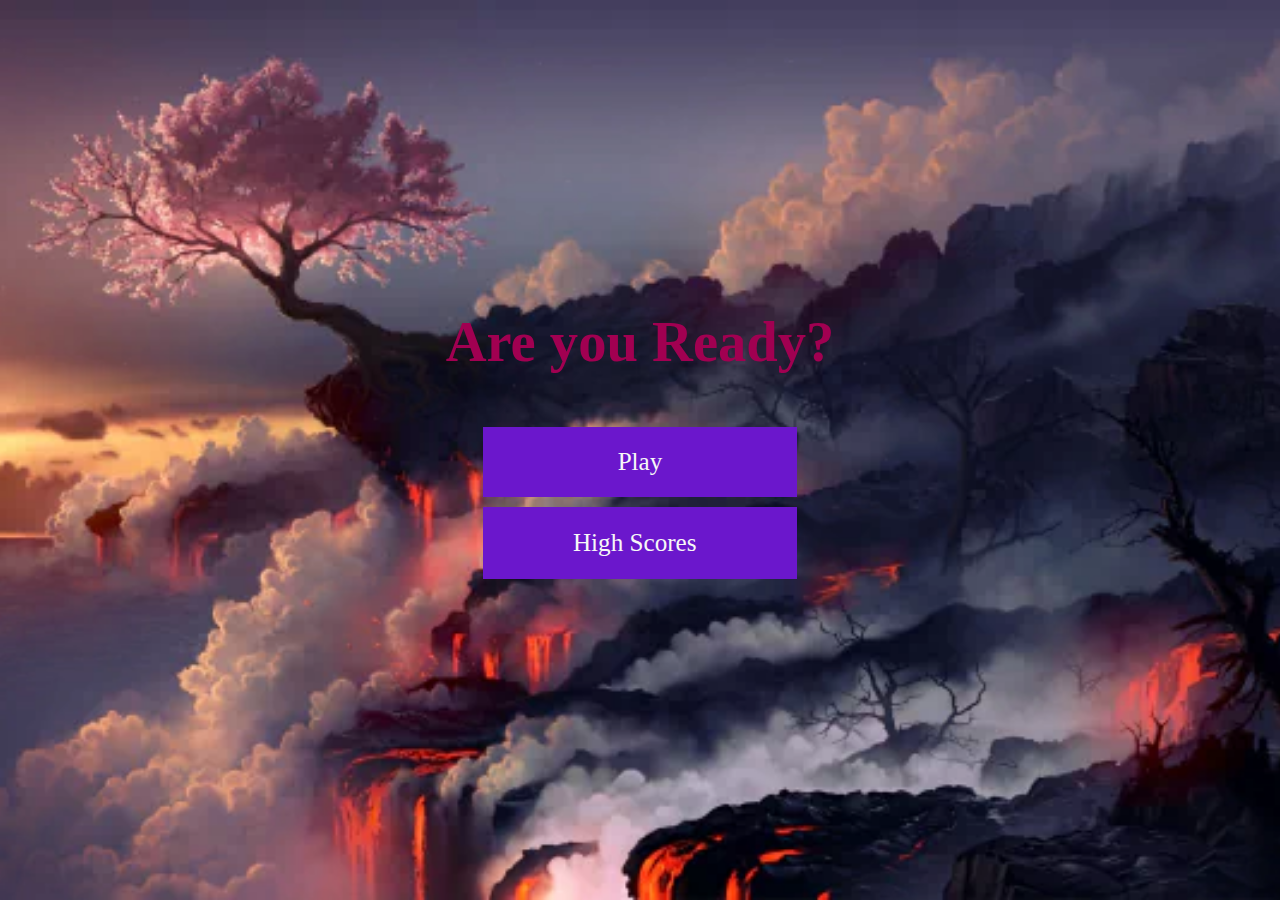
<file: JOGO/index.html>
<!DOCTYPE html>
<html lang="en">
<head>
  <meta charset="UTF-8">
  <meta http-equiv="X-UA-Compatible" content="IE=edge">
  <meta name="viewport" content="width=device-width, initial-scale=1.0">
  <title>Home page</title>
  <link rel="stylesheet" href="style.css">
</head>
<body>
  <div class="container">
    <div id="home" class="flex-column flex-center">
      <h1>Are you Ready?</h1>
      <a href="game.html" class="btn">Play</a>
      <a href="highscores.html" id = "highscore-btn" class="btn">High Scores <i class="fas fa-crown"></i></a>
    </div>
  </div>
</body>
</html>
</file>
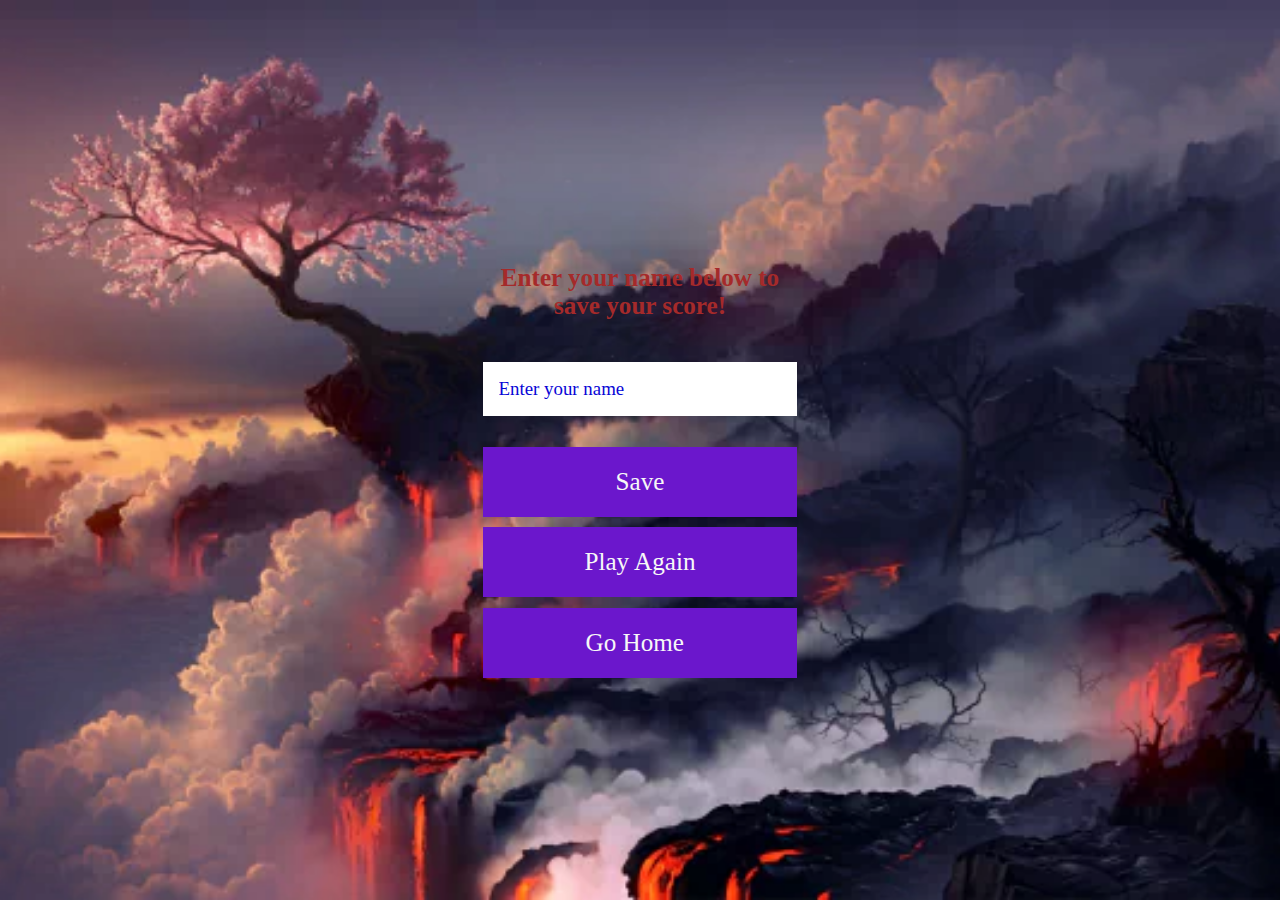
<file: JOGO/end.html>
<!DOCTYPE html>
<html lang="en">
<head>
    <meta charset="UTF-8">
    <meta http-equiv="X-UA-Compatible" content="IE=edge">
    <meta name="viewport" content="width=device-width, initial-scale=1.0">
    <title>END</title>
    <link rel="stylesheet" href="style.css">
</head>
<body>
    <div class="container">
        <div id = "end" class = "flex-center flex-column">
            <h1 id = "finalScore">0</h1>
            <form class="end-form-container">
                <h2 id = "end-text">Enter your name below to save your score!</h2>
                <input type="text" name="name" id = "username" placeholder="Enter your name">
                <button class="btn" id = "saveScoreBtn"type = "submit"
                    onclick = "saveHighScore(event)" disabled>Save</button>
            </form>
            <a href="game.html" class="btn">Play Again</a>
            <a href="/"class = "btn">Go Home <i class="fas fa-home"></i></a>
        </div>
    </div>
    <script src="end.js"></script>
</body>
</html>
</file>
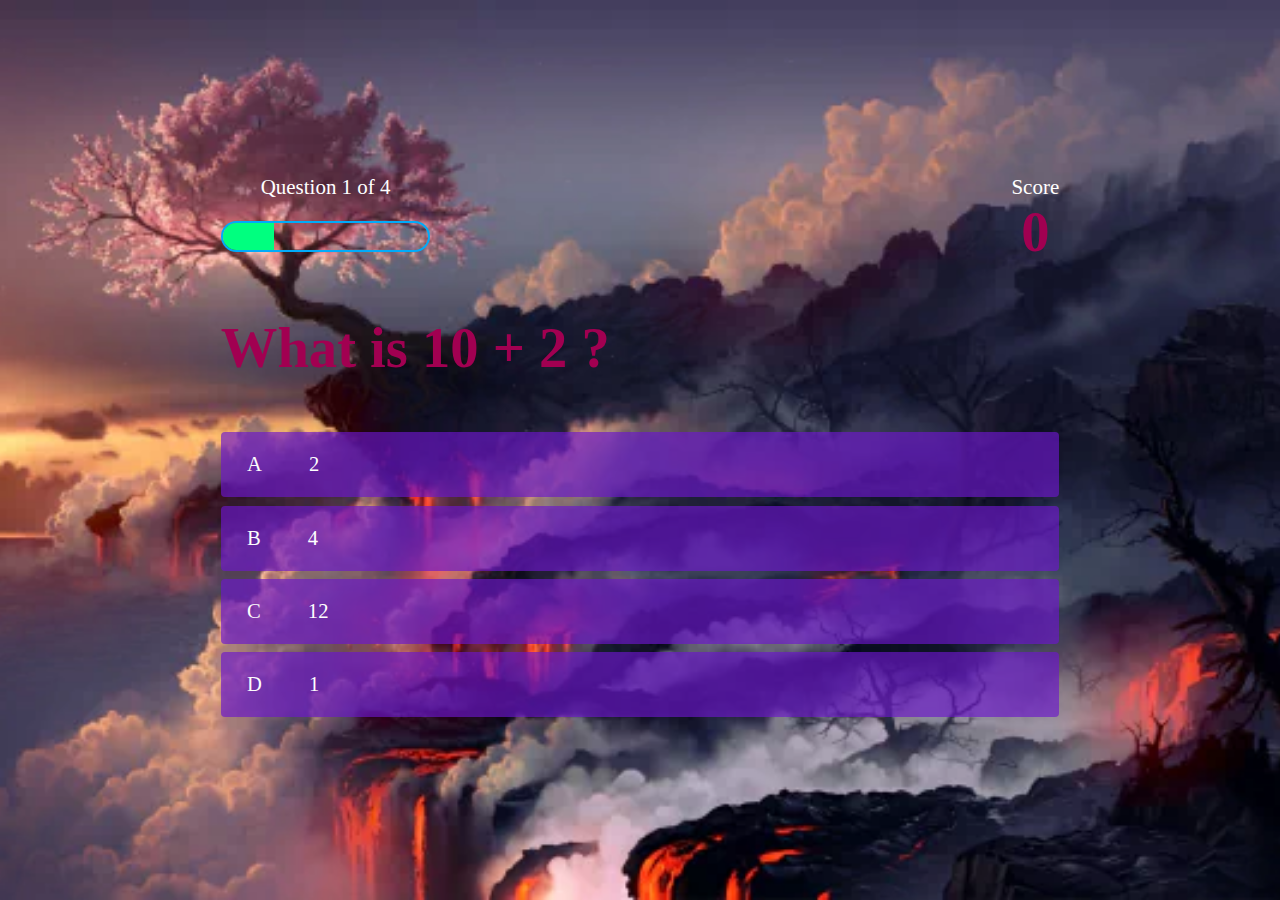
<file: JOGO/game.html>
<!DOCTYPE html>
<html lang="en">
<head>
    <meta charset="UTF-8">
    <meta http-equiv="X-UA-Compatible" content="IE=edge">
    <meta name="viewport" content="width=device-width, initial-scale=1.0">
    <title>Quiz Page</title>
    <link rel="stylesheet" href="style.css">
    <link rel="stylesheet" href="game.css">
</head>
<body>
    <div class="container">
        <div id="game" class="justify-center flex-column">
            <div id="hud">
                <div class="hud-item">
                    <p id ="progressText" class = "hud-prefix">
                        Question
                    </p>
                    <div id="progressBar">
                        <div id="progressBarFull"></div>
                    </div>
                </div>
               <div class="hud-item">
                   <p class="hud-prefix">
                       Score
                   </p>
                   <h1 class="hud-main-text" id = "score">
                       0
                   </h1>
               </div>
            </div>
            <h1 id="question">Whas is the ansewr to this question</h1>
            <div class="choice-container">
                <p class="choice-prefix">A</p>
                <p class="choice-text" data-number = "1">Choice</p>
            </div>
            <div class="choice-container">
                <p class="choice-prefix">B</p>
                <p class="choice-text" data-number = "2">Choice 2</p>
            </div>
            <div class="choice-container">
                <p class="choice-prefix">C</p>
                <p class="choice-text" data-number = "3">Choice 3</p>
            </div>
            <div class="choice-container">
                <p class="choice-prefix">D</p>
                <p class="choice-text" data-number = "4">Choice 4</p>
            </div>
        </div>
    </div>
    <script src="game.js"></script>
</body>
</html>
</file>
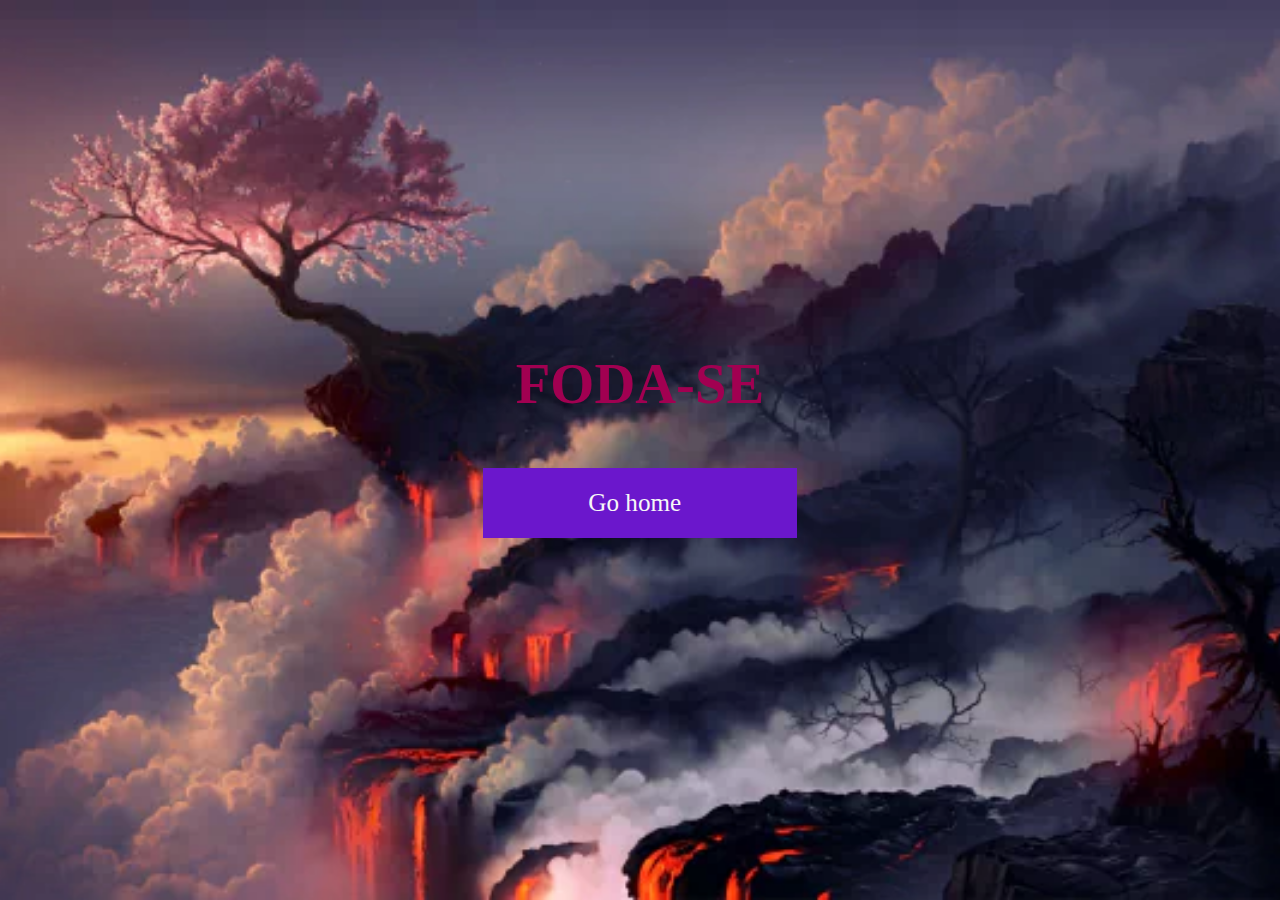
<file: JOGO/highscores.html>
<!DOCTYPE html>
<html lang="en">
<head>
    <meta charset="UTF-8">
    <meta http-equiv="X-UA-Compatible" content="IE=edge">
    <meta name="viewport" content="width=device-width, initial-scale=1.0">
    <title>high Scores</title>
    <link rel="stylesheet" href="style.css">
</head>
<body>
    <div class="container">
        <div id = "highScores" class="flex-center flex-column">
            <h1 id = "finalScores">FODA-SE</h1>
            <ul id = "highScoresList"></ul>
            <a href="/" class="btn">Go home <i class="fas fa-home"></i></a>
        </div>
    </div>
    <script src="highscores.js"></script>
</body>
</html>
</file>
<file: JOGO/style.css>
:root{
    width: 100vw;
    height: 100vh;
    background:url('../JOGO/games.jpg')no-repeat center;
    background-size: cover;
    position: relative;
}

*{
    box-sizing: border-box;
    margin: 0;
    padding: 0;
    font-size: 65.5%;
    font-family: 'Nova Square',cursive;
}

h1{
    font-size: 5.4rem;
    color: rgb(161, 0, 81);
    margin-bottom: 5rem;
}

h2{
    font-size: 4.2rem;
    margin-bottom: 4rem;
}

.container{
    width: 100vw;
    height: 100vh;
    display: flex;
    justify-content: center;
    align-items: center;
    max-width: 80rem;
    margin: 0 auto;
    padding: 2rem;
}

.flex-column{
    display: flex;
    flex-direction: column;
}

.flex-center{
    justify-content: center;
    align-items: center;        
}

.justify-center{
    justify-content: center;
}

.text-center{
    text-align: center;   
}

.hidden{
    display: none;   
}

.btn{
    font-size: 2.4rem;
    padding: 2rem 0;
    width: 30rem;
    text-align: center;
    margin-bottom: 1rem;
    text-decoration: none;
    color: rgb(247, 247, 247);
    background-color: rgb(107, 23, 204);
}

.btn:hover{
    cursor: pointer;
    box-shadow:rgba(108, 23, 204, 0.658);
    transition: transform 150ms;
    transform: scale(1.29);
}

.btn[disabled]:hover{
    cursor: not-allowed;
    box-shadow: none;
    transform: none;
}

#highscores-btn{
    background: rgb(9, 6, 214);
    color:white;
}

#highscores-btn:hover{
    box-shadow: white;
}

.fa-crown{
    font-size: 2.5rem;
    margin-left: 1rem;
}

/*END */
.end-form-container{
    width: 100%;
    display: flex;
    flex-direction: column;
    align-items: center;
    max-width: 30rem;
}

input{
    margin-bottom: 1rem;
    width: 20rem;
    padding: 1.5rem;
    font-size: 1.8rem;
    border: none;
    box-shadow:hotpink;
}

input::placeholder{
    color: rgb(9, 6, 214);
}

#username{
    margin-bottom: 3rem;
    width: 100%;
    outline: none;   
}

#end-text{
    font-size: 2.4rem;
    color: brown;
    text-align: center;
}

#saveScoreBtn{
    border: darkmagenta;
}

.fa-home{
    margin-left: 1rem;
    font-size: 2rem;
    color: maroon;
}

.Rodape{
    background:url('../JOGO/Soueu.jpg')no-repeat center;
}
</file>
<file: JOGO/game.css>
body{
    color:white
}

.choice-container{
    display: flex;
    margin-bottom: 0.8rem;
    width: 100%;
    border-radius: 4px;
    background: rgba(108, 23, 204, 0.658);
    font-size: 3rem;
    min-width: 80rem;
}


.choice-container:hover{
    cursor:pointer;
    box-shadow: white;
    transform: scale(1.02);
    transform: transform 100ms;
}

.choice-prefix{
    padding:2rem 2.5rem;
    color: rgb(252, 252, 252);
}

.choice-text{
    padding: 2rem;
    width: 100%;
}

@media screen and (max-width:768px){
    .choice-container{
        min-width: 40rem;
    }
}

.correct{
    background: springgreen;
}

.incorrect{
    background:red
}
/*heads up display */
#hud{
    display: flex;
    justify-content: space-between;
}

.hud-prefix{
    text-align: center;
    font-size: 2rem;
}

.hud-main-text{
    text-align: center;
}

#progressBar{
    width: 20rem;
    height: 3rem;
    border: 0.2rem solid rgb(0, 171, 250);
    margin-top: 2rem;
    border-radius: 50px;
    overflow: hidden;
}

#progressBarFull{
    height: 100%;
    background:springgreen;
    width: 0%;
}
</file>
